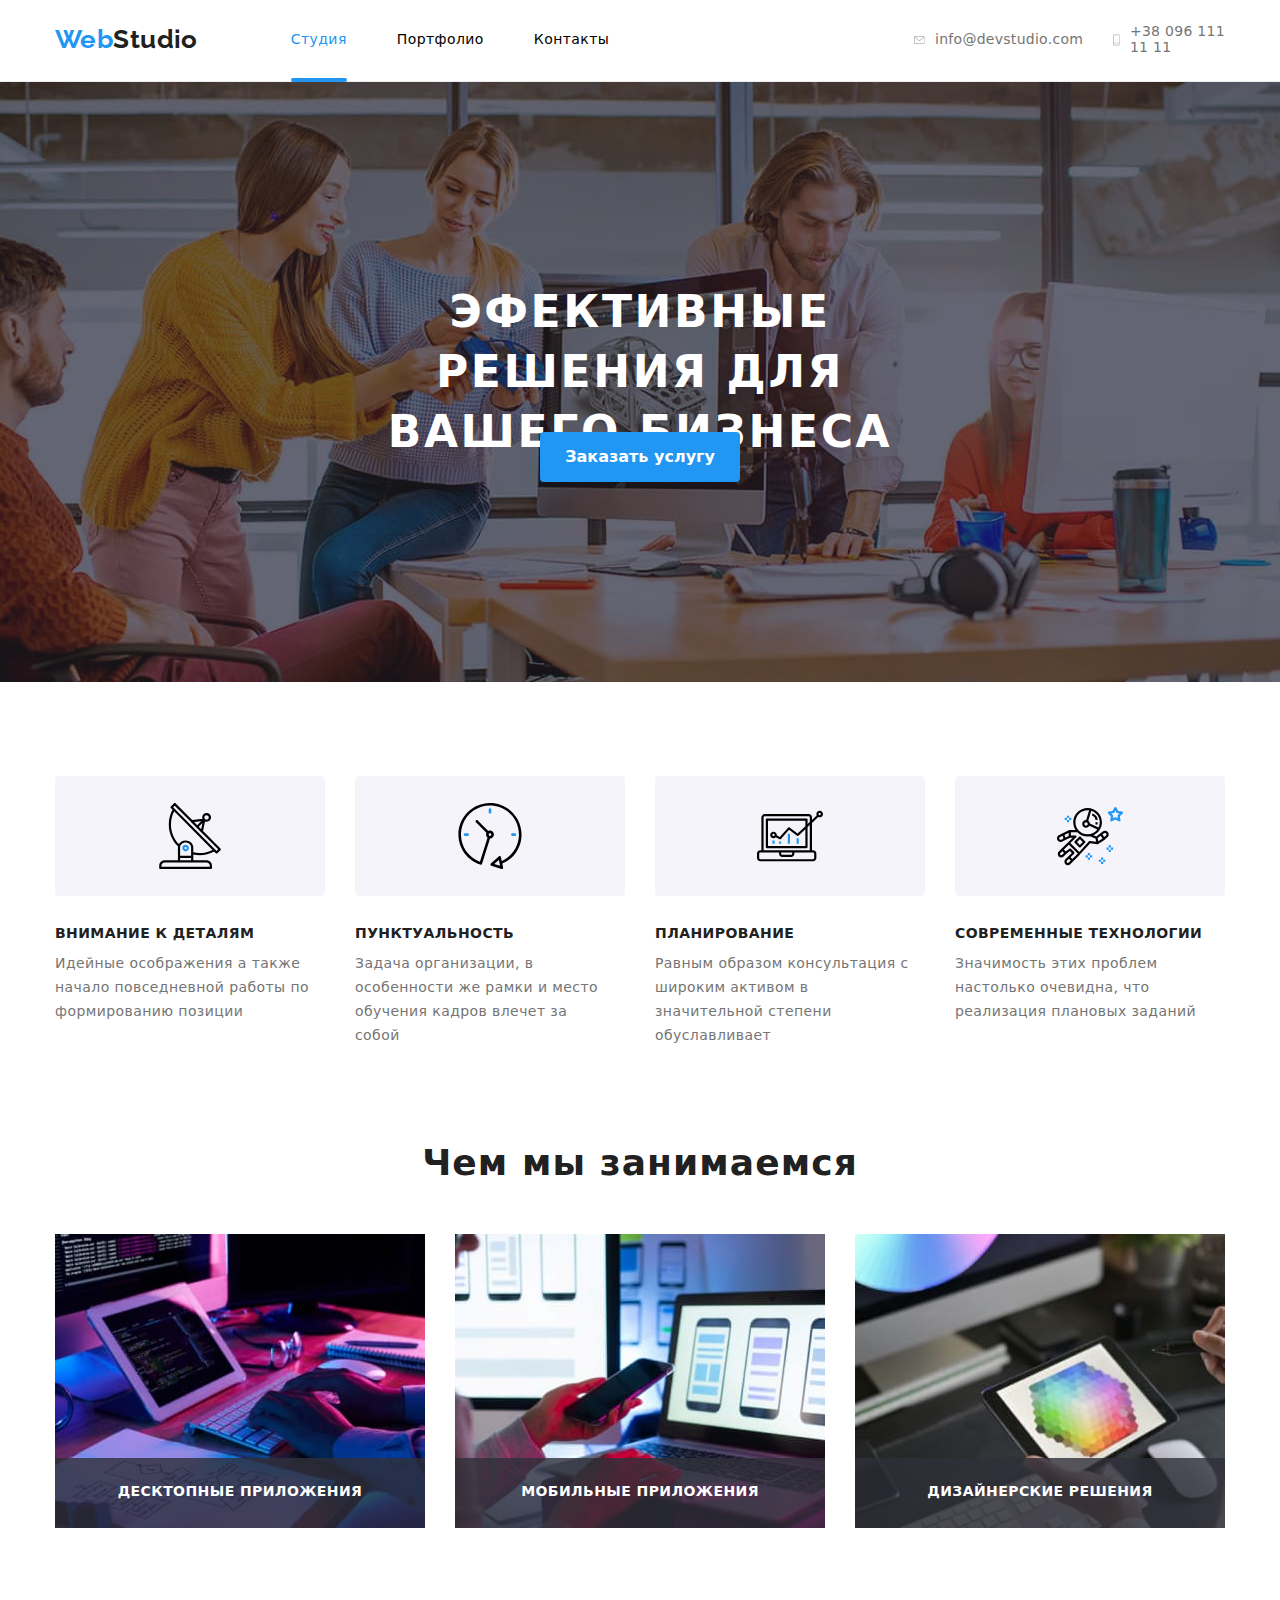
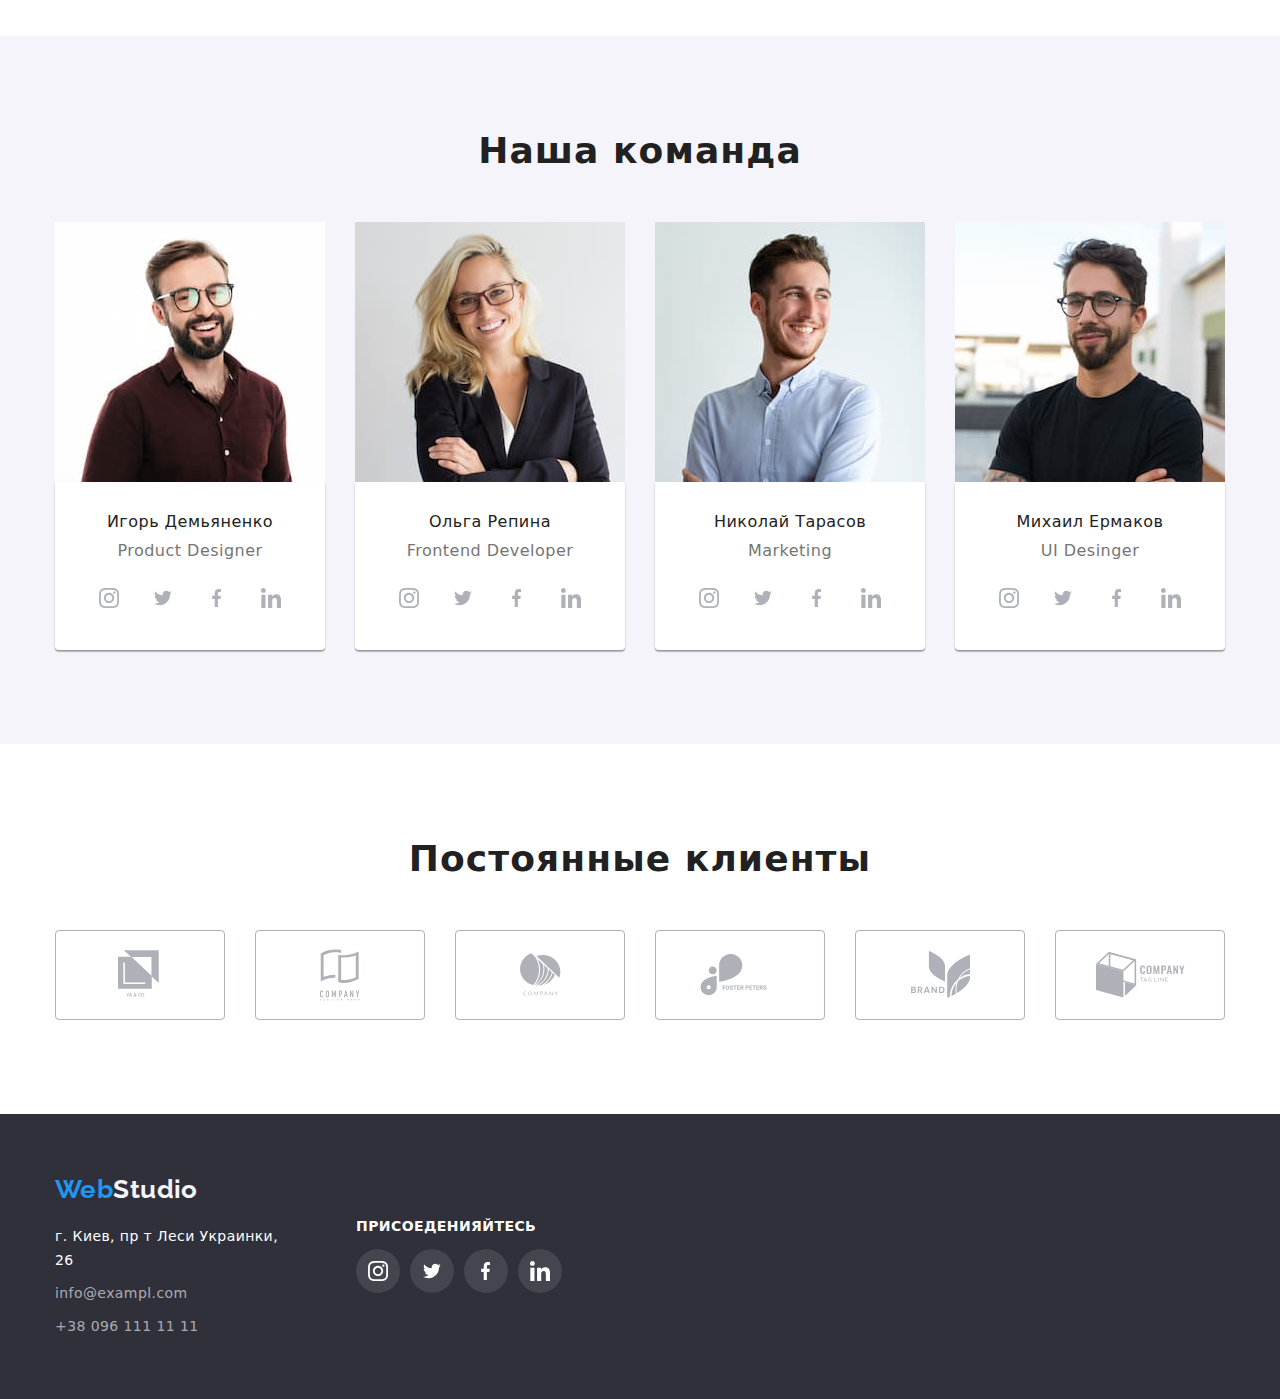
<file: index.html>
<!DOCTYPE html>
<html lang="ru">

<head id="head">
    <meta charset="UTF-8">
    <meta http-equiv="X-UA-Compatible" content="IE=edge">
    <meta name="viewport" content="width=device-width, initial-scale=1.0">
    <title>Document</title>
    <link href="./css/styles.css" rel="stylesheet">
    <link
        href="https://fonts.googleapis.com/css2?family=Raleway:wght@700&family=Roboto:wght@400;500;700;900&display=swap"
        rel="stylesheet">
        <link rel="stylesheet" href="https://cdnjs.cloudflare.com/ajax/libs/animate.css/4.1.1/animate.min.css" />
        <link rel="stylesheet" href="https://cdnjs.cloudflare.com/ajax/libs/modern-normalize/0.2.0/modern-normalize.min.css" />
</head>

<body>
    <header id="dd" class="header new-header">
        <div class="container">
        <nav class="site-nav-a">
            <a class="item-c site-nav link link-web link-black" href="#smd">Web<span>Studio</span></a>
               <ul class="mar site-nav">
                <li class="item  ">
                    <a class="ddd studia"
                        href=" "><span>Студия</span></a>
                </li>
                <li class="item">
                    <a class="hd  link link-blue " href="portfolio.html">Портфолио</a>
                </li>
                <li class="item">
                    <a class="hd link link-blue " href="">Контакты</a>
                </li> 
            </ul>
        
        </nav>
        <div class="conteiner-u">
         
                <svg class="link-icon-heder  " width="16" height="12">
                    <use href="./images/sprite.svg#icon-mail"></use>
            </svg>
            <a class="cm-header-first item-a link link-blue ul-link-blu kontakt" href="mailto:info@devstudio.com">info@devstudio.com</a>
            
     
            <svg class="link-icon-heder  " width="10" height="16">
                <use href="./images/sprite.svg#icon-mobilka"></use>
            </svg>
                      <a class=" item-b icon-b-header one-item link link-blue ul-link-blu kontakt" href="tel:+380961111111">
            +38 096 111 11 11
                </a>
        </div>
    
        </div>
    </header>
    <main>
         <section class="hero">
            <div class="hero-container">
            <h2 class="hero-name visually-hidden">Hero</h2>
              <div class="efect-hero-container"> 
                  <h1 class="hero-title ">Эфективные решения для вашего бизнеса</h1>
            </div> 
             <button class="button-hero" data-modal-open>Заказать услугу</button>
            </div>
        </section>
        <section class="os">
            <div class="spacial-container">
                    <h2 class=" os-title hero-name visually-hidden">Особенности</h2>
            <ul class="spacial-container-li li-nd">
                <li class="os-item">
                    <div class="container-os-antenna">
                        <svg class="icon-antenna" width="66" height="70">
                            <use href="./images/sprite.svg#icon-antenna"></use>
                        </svg>
                    </div>
                    <div class="os-item-container">
                     <h3 class="osob-h">Внимание к деталям</h3>
                    <p class="osob-p">Идейные осображения а также начало повседневной работы по формированию позиции</p>
                 </div>
                 <li class="os-item">
                        <div class="container-os-antenna">
                            <svg class="icon-antenna" width="66" height="70">
                                <use href="./images/sprite.svg#icon-clock-"></use>
                            </svg>
                        </div>
                    <div class="os-item-container">
                    <h3 class="osob-h">Пунктуальность</h3>
                    <p class="osob-p">Задача организации, в особенности же рамки и место обучения кадров влечет за собой
                    </p> 
                </div>
                </li >
                <li class="os-item">
                    <div class="container-os-antenna">
                        <svg class="icon-antenna" width="66" height="70">
                            <use href="./images/sprite.svg#icon-comp"></use>
                        </svg>
                    </div>
                    <div class="os-item-container">
                    <h3 class="osob-h">Планирование</h3>
                    <p class="osob-p">Равным образом консультация с широким активом в значительной степени обуславливает
                    </p>
                </div>
                </li>
                
                <li class="os-item">
                    <div class="container-os-antenna">
                        <svg class="icon-antenna" width="66" height="70">
                            <use href="./images/sprite.svg#icon-astronavt"></use>
                        </svg>
                    </div>
                    <div class="os-item-container">
                        <h3 class="osob-h">Современные технологии</h3>
                    <p class="p-end osob-p">Значимость этих проблем настолько очевидна, что реализация плановых заданий</p>
                </div>
                </li>
                </ul>
            </div>
            
        </section>
        <section class="we">
            <div class="container-we">
                <h2 class="section-title">Чем мы занимаемся</h2>
                    <ul class="we-ul li-nd">
                <li class="we-li">
                    <div class="we-li-conteiner">
                        <img class="we-img" src="./images/1.jpg" width="370" height="294" alt="1">
                        <div class="button-we button-we-fist"><p class="we-p">Десктопные приложения</p>
                        </div>
                    </div>
                </li>
                <li class="we-li">
                    <div class="we-li-conteiner">
                        <img  class="we-img" src="./images/2.jpg" width="370" height="294" alt="2">
                        <div class="button-we button-we-second">
                            <p class="we-p">Мобильные приложения</p> 
                        </div>
                    </div>
                </li>
                <li class="we-li">
                    <div class="we-li-conteiner">
                        <img  class="we-img" src="./images/3.jpg" width="370" height="294" alt="3">
                        <div class="button-we button-we-last"><p class="we-p">Дизайнерские решения</p> 
                        </div>
                    </div>
                </li>
                    </ul>
                </div>
        </section>
            
        <section class="nk">
                       <div class="container-nk">
                   <h2 class="section-title">Наша команда</h2>
                 <ul class="ul-nk li-nd">
                <li class="nk-li">
                    <img class="foto-nk" src="./images/21.jpg" alt="Игорь Демьяненко" width="270" height="260">
                        <div class="container-nk-content">
                            <h3 class="comanda-h">Игорь Демьяненко</h3>
                            <p class="comanda-p">Product Designer</p>
                            <div class="container-nk-icon">
                                <a class="nk-item-link-icon nk-item-link-icon-first" href="" target="_blank" rel="noopener noreferrer">
                                    <svg class="nk-icon" width="20" height="20">
                                        <use href="./images/sprite.svg#icon-foto"></use>
                                    </svg></a>
                                    <a class="nk-item-link-icon" href="" target="_blank" rel="noopener noreferrer">
                                        <svg class="nk-icon" width="20 " height="16">
                                            <use href="./images/sprite.svg#icon-twitter"></use>
                                        </svg></a>
                                    <a class="nk-item-link-icon" href="" target="_blank" rel="noopener noreferrer">
                                        <svg class="nk-icon" width="10" height="20">
                                            <use href="./images/sprite.svg#icon-facebook"></use>
                                        </svg></a>
                                        <a class="nk-item-link-icon" href="" target="_blank" rel="noopener noreferrer">
                                            <svg class="nk-icon" width="20" height="20">
                                                <use href="./images/sprite.svg#icon-instagram"></use>
                                            </svg></a>
                            </div>
                        </div>
                </li>
                <li class="nk-li">
                    <img class="foto-nk" src="./images/22.jpg" alt="Ольга Репина" width="270" height="260">
                        <div class="container-nk-content">
                            <h3 class="comanda-h">Ольга Репина</h3>
                            <p class="comanda-p"> Frontend Developer</p>
                            <div class="container-nk-icon">
                                <a class="nk-item-link-icon nk-item-link-icon-first" href="" target="_blank" rel="noopener noreferrer">
                                    <svg class="nk-icon" width="20" height="20">
                                        <use href="./images/sprite.svg#icon-foto"></use>
                                    </svg></a>
                                <a class="nk-item-link-icon" href="" target="_blank" rel="noopener noreferrer">
                                    <svg class="nk-icon" width="20 " height="16">
                                        <use href="./images/sprite.svg#icon-twitter"></use>
                                    </svg></a>
                                <a class="nk-item-link-icon" href="" target="_blank" rel="noopener noreferrer">
                                    <svg class="nk-icon" width="10" height="20">
                                        <use href="./images/sprite.svg#icon-facebook"></use>
                                    </svg></a>
                                <a class="nk-item-link-icon" href="" target="_blank" rel="noopener noreferrer">
                                    <svg class="nk-icon" width="20" height="20">
                                        <use href="./images/sprite.svg#icon-instagram"></use>
                                    </svg></a>
                            </div>
                        </div>
                </li>
                <li class="nk-li">
                    <img class="foto-nk" src="./images/23.jpg" alt="Николай Тарасов" width="270" height="260">
                        <div class="container-nk-content">
                            <h3 class="comanda-h">Николай Тарасов</h3>
                            <p class="comanda-p"> Marketing</p>
                            <div class="container-nk-icon">
                                <a class="nk-item-link-icon nk-item-link-icon-first" href="" target="_blank" rel="noopener noreferrer">
                                    <svg class="nk-icon" width="20" height="20">
                                        <use href="./images/sprite.svg#icon-foto"></use>
                                    </svg></a>
                                <a class="nk-item-link-icon" href="" target="_blank" rel="noopener noreferrer">
                                    <svg class="nk-icon" width="20 " height="16">
                                        <use href="./images/sprite.svg#icon-twitter"></use>
                                    </svg></a>
                                <a class="nk-item-link-icon" href="" target="_blank" rel="noopener noreferrer">
                                    <svg class="nk-icon" width="10" height="20">
                                        <use href="./images/sprite.svg#icon-facebook"></use>
                                    </svg></a>
                                <a class="nk-item-link-icon" href="" target="_blank" rel="noopener noreferrer">
                                    <svg class="nk-icon" width="20" height="20">
                                        <use href="./images/sprite.svg#icon-instagram"></use>
                                    </svg></a>
                            </div>
                        </div>
                </li>
                <li class="nk-li">
                    <img class="foto-nk" src="./images/24.jpg" alt="Михаил Ермаков" width="270" height="260">
                        <div class="container-nk-content">
                            <h3 class="comanda-h">Михаил Ермаков</h3>
                            <p class="comanda-p">UI Desinger</p>
                         <div class="container-nk-icon">
                            <a class="nk-item-link-icon nk-item-link-icon-first" href="" target="_blank" rel="noopener noreferrer">
                                <svg class="nk-icon" width="20" height="20">
                                    <use href="./images/sprite.svg#icon-foto"></use>
                                </svg></a>
                            <a class="nk-item-link-icon" href="" target="_blank" rel="noopener noreferrer">
                                <svg class="nk-icon" width="20 " height="16">
                                    <use href="./images/sprite.svg#icon-twitter"></use>
                                </svg></a>
                            <a class="nk-item-link-icon" href="" target="_blank" rel="noopener noreferrer">
                                <svg class="nk-icon" width="10" height="20">
                                    <use href="./images/sprite.svg#icon-facebook"></use>
                                </svg></a>
                            <a class="nk-item-link-icon" href="" target="_blank" rel="noopener noreferrer">
                                <svg class="nk-icon" width="20" height="20">
                                    <use href="./images/sprite.svg#icon-instagram"></use>
                                </svg></a>
                         </div>
                        </div>
                </li>
            </ul>
                 </div>
        </section>

<section class="section-post">
    <div class="container-post">
            <h2 class="section-title-post">Постоянные клиенты</h2>
            <ul class="ul-post li-nd">
                <li class="clients-item-li">
                    <a class="clients-item-link link-item-first" href="" target="_blank" rel="noopener noreferrer">
                        <svg class="post-icon" width="45" height="50">
                            <use href="./images/sprite.svg#icon-logo1"></use>
                        </svg></a>
                </li>

                <li class="clients-item-li">
                    <a class="clients-item-link" href="" target="_blank" rel="noopener noreferrer">
                        <svg class="post-icon" width="40" height="52">
                            <use href="./images/sprite.svg#icon-logo2"></use>
                        </svg></a>
                </li>

                <li class="clients-item-li">
                    <a class="clients-item-link" href="" target="_blank" rel="noopener noreferrer">
                        <svg class="post-icon" width="41" height="43">
                            <use href="./images/sprite.svg#icon-logo3"></use>
                        </svg></a>
                </li>

                <li class="clients-item-li">
                    <a class="clients-item-link" href="" target="_blank" rel="noopener noreferrer">
                        <svg class="post-icon" width="80" height="42">
                            <use href="./images/sprite.svg#icon-logo4"></use>
                        </svg></a>
                </li>

                <li class="clients-item-li">
                    <a class="clients-item-link" href="" target="_blank" rel="noopener noreferrer">
                        <svg class="post-icon" width="59" height="47">
                            <use href="./images/sprite.svg#icon-logo5"></use>
                        </svg></a>
                </li>

                <li class="clients-item-li">
                    <a class="clients-item-link" href="" target="_blank" rel="noopener noreferrer">
                        <svg class="post-icon" width="89" height="46">
                            <use href="./images/sprite.svg#icon-logo6"></use>
                        </svg></a>
                </li>
             </ul>
     
    </div>
</section>


    </main>
    <footer class="footer">
        <div class="container-footer-generete">
                <div class="container-fu">
             <a class="link link-web white" href="#header">Web<span>Studio</span></a>
                    <address class="footer-adress footer-link-contact">г. Киев, пр т Леси Украинки, 26</address>
                        <ul class="ul-footer li-nd">
                            <li>
                            <a class="item-fu-mel link-blue footer-link-contact" href="mailto:info@exampl.com">info@exampl.com</a>
                            </li>
                             <li>
                            <a class="item-fu-tel link link-blue footer-link-contact" href="tel:+380961111111">+38 096 111 11 11</a>
                        </li>
                     </ul>
                </div>
        
         <div class="container-fu-two">
            <p class="title-fu-two">Присоеденияйтесь</p>
           <ul class="ul-card-fu-two">
               
               <li class="card-fu-two-li">
                    <a class="card-fu-two card-fu-two-first " href="" target="_blank" rel="noopener noreferrer">
                    <svg class="nk-icon" width="20" height="20">
                        <use href="./images/sprite.svg#icon-foto"></use>
                    </svg></a>
               </li>
                <li class="card-fu-two-li">
                           <a class="card-fu-two " href="" target="_blank" rel="noopener noreferrer">
                    <svg class="nk-icon" width="20 " height="16">
                        <use href="./images/sprite.svg#icon-twitter"></use>
                    </svg></a>
                </li>
                <li class="card-fu-two-li">
                    <a class="card-fu-two " href="" target="_blank" rel="noopener noreferrer">
                    <svg class="nk-icon" width="10" height="20">
                        <use href="./images/sprite.svg#icon-facebook"></use>
                    </svg></a>
                </li>
                <li class="card-fu-two-li">
                    <a class="card-fu-two " href="" target="_blank" rel="noopener noreferrer">
                    <svg class="nk-icon" width="20" height="20">
                        <use href="./images/sprite.svg#icon-instagram"></use>
                    </svg></a>
                </li>
 
           </ul>
                
              
                
               
         </div>
         </div>
    </footer>

   
    <div class="backdrop is-hidden" data-modal>
       <div class="modal">
              <button class="close-bacdrop" data-modal-close>
                <svg class="close-svg" width=" " height=" ">
                    <use href="./images/close.svg#icon-close"></use>
                </svg>
              </button>
   
    </div>

</div>





<script src="./js/modal.js"></script>
</body>

</html>
</file>
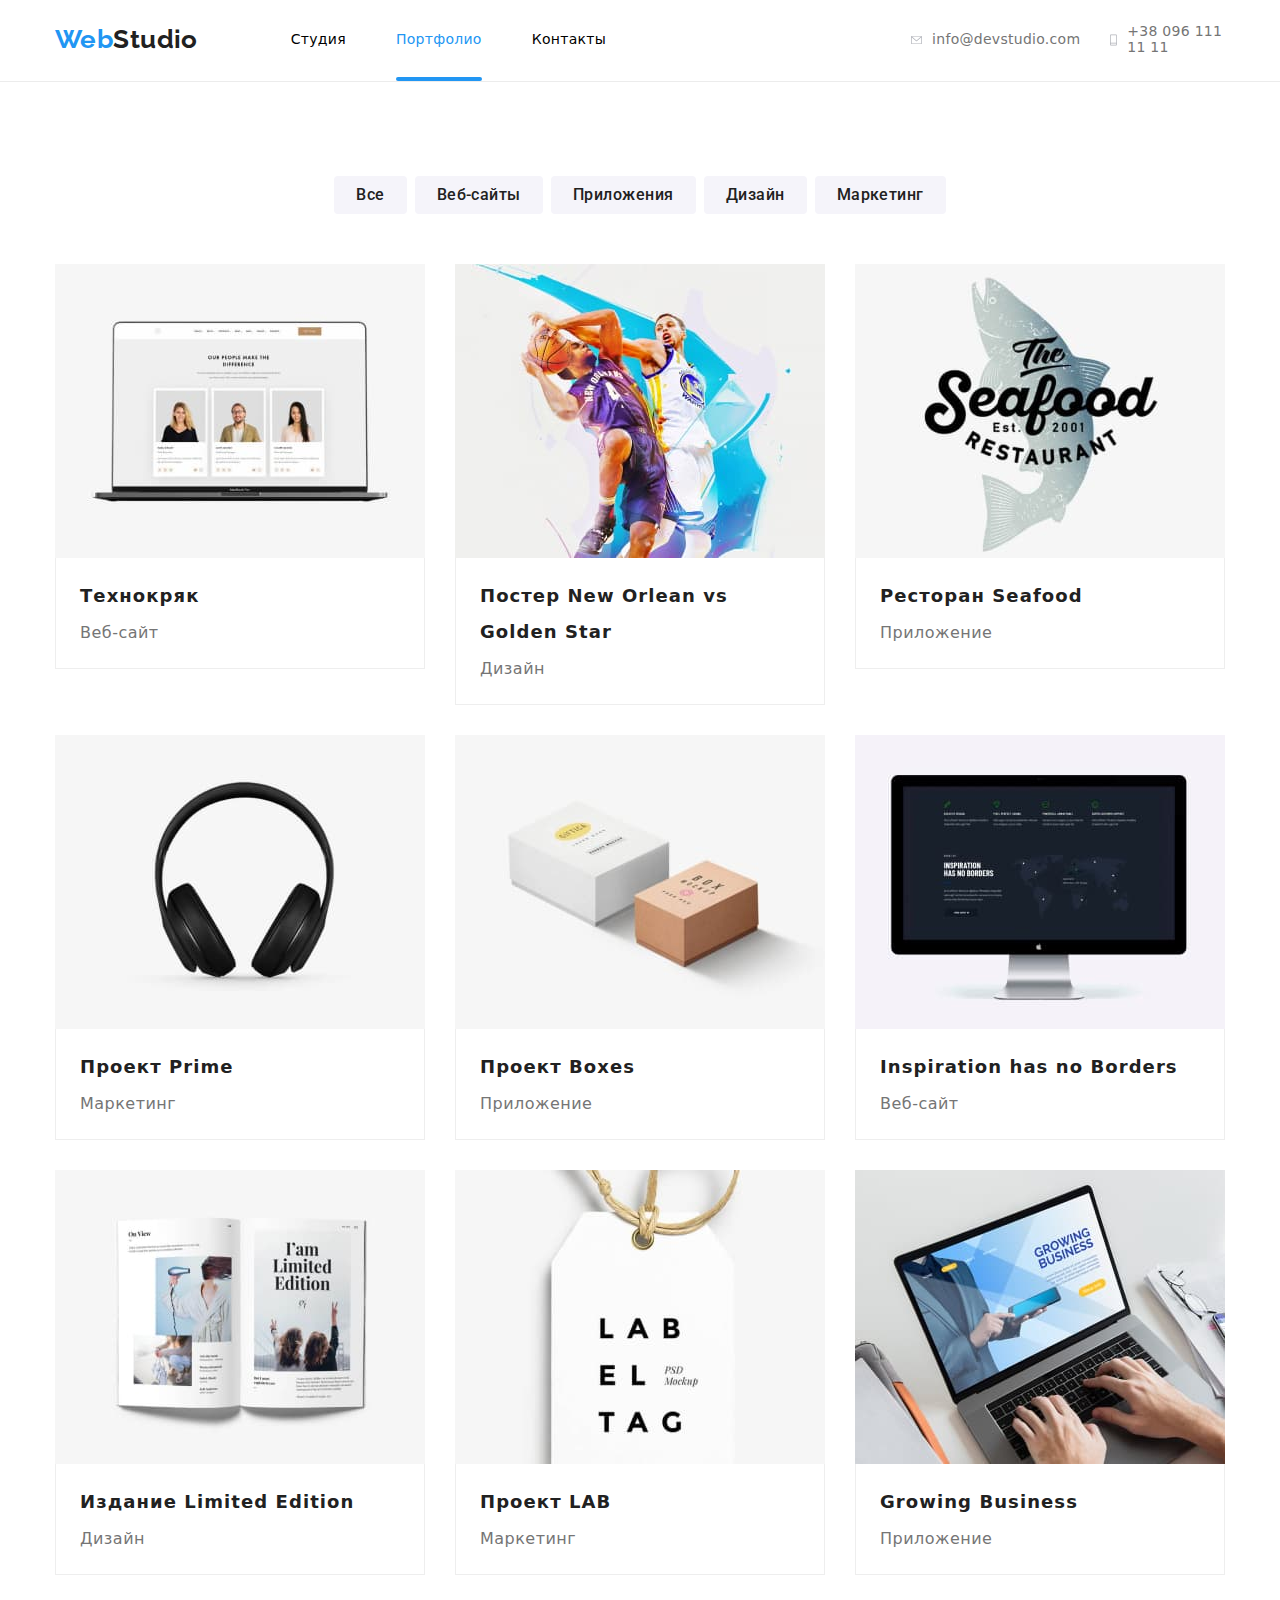
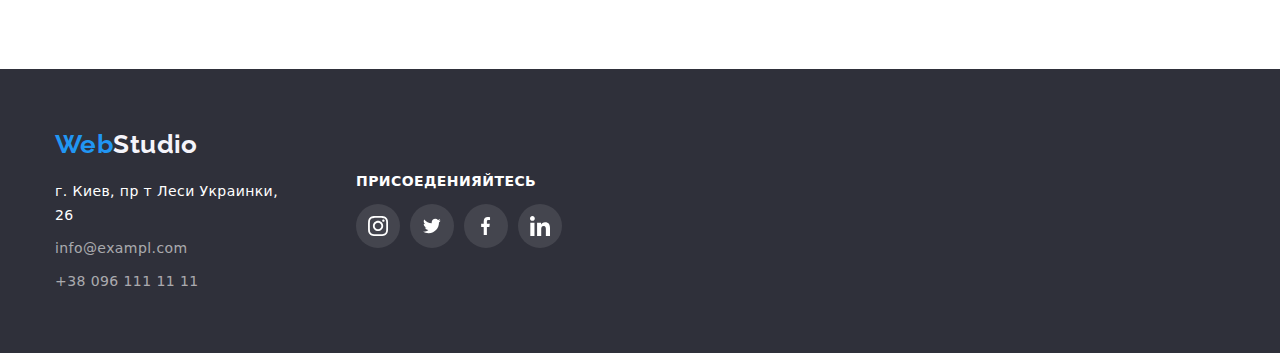
<file: portfolio.html>
<!DOCTYPE html>
<html lang="en">
<head>
    <meta charset="UTF-8">
    <meta http-equiv="X-UA-Compatible" content="IE=edge">
    <meta name="viewport" content="width=device-width, initial-scale=1.0">
    <title>portfolio</title>
    <link href="./css/styles.css" rel="stylesheet">
    <link href="https://fonts.googleapis.com/css2?family=Raleway:wght@700&family=Roboto:wght@400;500;700;900&display=swap"
        rel="stylesheet">
        <link rel="stylesheet" href="https://cdnjs.cloudflare.com/ajax/libs/modern-normalize/0.2.0/modern-normalize.min.css" />
</head>
<body>
    <header id="dd" class="header new-header">
        <div class="container"> 
        <nav  class="site-nav-a">
            <a class=" item-c site-nav link link-web link-black" href="#smd">Web<span>Studio</span></a>
            <ul class=" mar site-nav li-nd ul-link-blu">
                <li class="item">
                    <a class=" hd link link-blue   " href="index.html">Студия</a>
                </li>
                <li class="item">
                    <a class="     portfolio-line ddd" href=""><span>Портфолио</span></a>
                </li>
                <li class="item">
                    <a class="hd  link link-blue  " href="">Контакты</a>
                </li>
            </ul>
        </nav>
        <!-- hd  link-blue -->
        <div class="conteiner-u"> 
            <svg class="link-icon-heder" width="16" height="12">
                <use href="./images/sprite.svg#icon-mail"></use>
            </svg>
        <a class="cm-header-first item-a link link-blue ul-link-blu kontakt" href="mailto:info@devstudio.com">info@devstudio.com </a>
        <svg class="link-icon-heder" width="10" height="16">
            <use href="./images/sprite.svg#icon-mobilka"></use>
        </svg>
        <a class="item-b one-item link link-blue ul-link-blu kontakt" href="tel:+380961111111">+38 096 111 11 11</a>
        </div>
    </div>
    </header>
    <main class="main">
        <section class="hero-portfolio">
            <div class="container-potfolio-hero">
            <h1 class="portfolio-hero-name hero-name visually-hidden">Filter</h1>
                <ul class="ul-button li-nd">
                <li class="item-portfolio-filter">
                    <button class="filter-li pointer" type="button">Все</button>
                </li>
                <li class="item-portfolio-filter">
                    <button class="filter-li pointer" type="button">Веб-сайты</button>
                </li>
                <li class="item-portfolio-filter">
                    <button class="filter-li pointer" type="button">Приложения</button>
                </li>
                <li class="item-portfolio-filter">
                    <button class="filter-li pointer" type="button">Дизайн</button>
                </li>
                <li class="item-portfolio-filter">
                    <button class="filter-li pointer" type="button">Маркетинг</button>
                </li>
            </ul>
</div>
<div class="container-card">
            <ul class="li-nd project">
                <li class="project-li">
                    <a href=" " class="contain-card-link-a" >      
                        <div class="card-trumb"> 
                            <img class="foto-item-cart" src="./images/ноутбук.jpg" alt="ноут" width="370" height="294"/> 
                                <div class="kub">
                                    <p class="content-texnocrack">Технокряк это современная площадка распространения коронавируса. 
                                                 Компании используют эту платформу для цифрового
                                                 шпионажа и атак на защищённые сервера конкурентов</p>
                                                
                                </div>
                        </div>
                        <div class="container-project-li">  
                            <h3 class="item-project-h">Технокряк</h3>
                                <p class="item-project-p">Веб-сайт</p>
                        </div> 
                     </a>
                </li>

                <li class="project-li">
                    <a href="#smd" class="contain-card-link-a">
                        <div class="card-trumb">
                            <img  class="foto-item-cart" src="./images/баскетбол.jpg" alt="ресторан" width="370" height="294" />
                                <div class="kub">
                                    <p class="content-texnocrack">
                                                Технокряк это современная площадка распространения коронавируса.
                                                Компании используют эту платформу для цифрового
                                                шпионажа и атак на защищённые сервера конкурентов</p>
                                </div>
                        </div>
                    <div class="container-project-li">
                        <h3 class="item-project-h">Постер New Orlean vs Golden Star</h3>
                            <p class="item-project-p">Дизайн</p>
                   </div>
                   </a>
                </li>

                <li class="project-li">
                    <a href="#smd" class="contain-card-link-a">
                        <div class="card-trumb">
                           <img  class="foto-item-cart" src="./images/ресторан.jpg" alt="ресторан" width="370" height="294" />
                               <div class="kub">
                                  <p class="content-texnocrack">Технокряк это современная площадка распространения коронавируса.
                                                 Компании используют эту платформу для цифрового
                                                 шпионажа и атак на защищённые сервера конкурентов </p>
                                </div>
                        </div>
                    <div class="container-project-li"> 
                        <h3 class="item-project-h">Ресторан Seafood</h3>
                            <p class="item-project-p">Приложение</p>
                    </div>
                    </a>
                </li>

                <li class="project-li">
                    <a href="#smd" class="contain-card-link-a">
                        <div class="card-trumb">
                            <img  class="foto-item-cart" src="./images/наушники.jpg" alt="наушники" width="370" height="294" />
                                <div class="kub">
                                    <p class="content-texnocrack">Технокряк это современная площадка распространения коронавируса.
                                                Компании используют эту платформу для цифрового
                                                шпионажа и атак на защищённые сервера конкурентов</p>
                                </div>
                        </div>
                    <div class="container-project-li">  
                        <h3 class="item-project-h">Проект Prime</h3>
                           <p class="item-project-p">Маркетинг</p>
                    </div>
                    </a>
                </li>

                <li class="project-li">
                    <a href="#smd" class="contain-card-link-a">
                        <div class="card-trumb">
                            <img  class="foto-item-cart" src="./images/коробки.jpg" alt="коробки" width="370" height="294" /> 
                                <div class="kub">
                                    <p class="content-texnocrack">Технокряк это современная площадка распространения коронавируса.
                                                Компании используют эту платформу для цифрового
                                                шпионажа и атак на защищённые сервера конкурентов</p>
                                </div>
                       </div>
                    <div class="container-project-li">
                        <h3 class="item-project-h">Проект Boxes</h3>
                        <p class="item-project-p">Приложение</p>
                    </div>
                    </a>
                </li>

                <li class="project-li">
                    <a href="#smd" class="contain-card-link-a">
                        <div class="card-trumb">
                            <img  class="foto-item-cart" src="./images/монитор.jpg" alt="монитор" width="370" height="294" />
                                <div class="kub">
                                    <p class="content-texnocrack">Технокряк это современная площадка распространения коронавируса.
                                                Компании используют эту платформу для цифрового
                                                шпионажа и атак на защищённые сервера конкурентов</p>
                                </div>
                    </div>
                     <div class="container-project-li">
                        <h3 class="item-project-h">Inspiration has no Borders</h3>
                        <p class="item-project-p">Веб-сайт</p>
                    </div>
                    </a>
                </li>

                <li class="project-li"><div></div>
                    <a href="#smd" class="contain-card-link-a">
                        <div class="card-trumb">
                             <img  class="foto-item-cart" src="./images/книга.jpg" alt="книга" width="370" height="294" /> 
                                <div class="kub">
                                      <p class="content-texnocrack">Технокряк это современная площадка распространения коронавируса.
                                                 Компании используют эту платформу для цифрового
                                                 шпионажа и атак на защищённые сервера конкурентов</p>
                       
                                </div>
                        </div>
                     <div class="container-project-li">
                        <h3 class="item-project-h">Издание Limited Edition</h3>
                        <p class="item-project-p">Дизайн</p>
                     </div>
                    </a>
                </li>

                <li class="project-li">
                    <a href="#smd" class="contain-card-link-a">
                        <div class="card-trumb">
                            <img  class="foto-item-cart" src="./images/этикетка.jpg" alt="этикетка" width="370" height="294" /> 
                                <div class="kub">
                                  <p class="content-texnocrack">Технокряк это современная площадка распространения коронавируса.
                                             Компании используют эту платформу для цифрового
                                             шпионажа и атак на защищённые сервера конкурентов</p>
                                </div>
                        </div>
                    <div class="container-project-li">
                        <h3 class="item-project-h">Проект LAB</h3>
                        <p class="item-project-p">Маркетинг</p>
                    </div>
                    </a>
                </li>

                <li class="project-li">
                    <a href="#smd" class="contain-card-link-a">
                        <div class="card-trumb">
                            <img  class="foto-item-cart" src="./images/ноутбук1.jpg" alt="ноутбук1" width="370" height="294" />
                                <div class="kub">
                                    <p class="content-texnocrack">Технокряк это современная площадка распространения коронавируса.
                                            Компании используют эту платформу для цифрового
                                            шпионажа и атак на защищённые сервера конкурентов</p>
                                </div>
                        </div>
                    <div class="container-project-li">
                         <h3 class="item-project-h">Growing Business</h3>
                         <p class="item-project-p">Приложение</p>
                    </div> 
                   </a> 
                 </li>
             
            </ul>
            </div>
        </section>

    </main>
    <footer class="footer">
        <div class="container-footer-generete">
            <div class="container-fu">
                <a class="link link-web white" href="#header">Web<span>Studio</span></a>
                <address class="footer-adress footer-link-contact">г. Киев, пр т Леси Украинки, 26</address>
                <ul class="ul-footer li-nd">
                    <li>
                        <a class="item-fu-mel link-blue footer-link-contact"
                            href="mailto:info@exampl.com">info@exampl.com</a>
                    </li>
                    <li>
                        <a class="item-fu-tel link link-blue footer-link-contact" href="tel:+380961111111">+38 096 111 11
                            11</a>
                    </li>
                </ul>
            </div>
    
            <div class="container-fu-two">
                <p class="title-fu-two">Присоеденияйтесь</p>
                <ul class="ul-card-fu-two">
    
                    <li class="card-fu-two-li">
                        <a class="card-fu-two card-fu-two-first " href="" target="_blank" rel="noopener noreferrer">
                            <svg class="nk-icon" width="20" height="20">
                                <use href="./images/sprite.svg#icon-foto"></use>
                            </svg></a>
                    </li>
                    <li class="card-fu-two-li">
                        <a class="card-fu-two " href="" target="_blank" rel="noopener noreferrer">
                            <svg class="nk-icon" width="20 " height="16">
                                <use href="./images/sprite.svg#icon-twitter"></use>
                            </svg></a>
                    </li>
                    <li class="card-fu-two-li">
                        <a class="card-fu-two " href="" target="_blank" rel="noopener noreferrer">
                            <svg class="nk-icon" width="10" height="20">
                                <use href="./images/sprite.svg#icon-facebook"></use>
                            </svg></a>
                    </li>
                    <li class="card-fu-two-li">
                        <a class="card-fu-two " href="" target="_blank" rel="noopener noreferrer">
                            <svg class="nk-icon" width="20" height="20">
                                <use href="./images/sprite.svg#icon-instagram"></use>
                            </svg></a>
                    </li>
    
                </ul>
    
    
    
    
            </div>
        </div>
    </footer>
  
</body>
</html>
</file>
<file: css/styles.css>
body {
  background-color:var(--brand-color);
  font-family: 'Roboto', sans-serif;
  font-style:Regular;
  font-size: 14px; 
  line-height: 1.71;
  letter-spacing: 0.03em;
   }

 
:root {
  --brand-color:#E5E5E5;
  --header-color:#FFFFFF;
  --nk-color:#F5F4FA;
  --hero-footer:#2F303A;
  --blue-color:#2196F3;
  --h-color:#212121;
  --brand-letter:#757575;

  --link-font:'Raleway', sans-serif;
  --title-h:font-weight: 500;
 }


h1,
h2,
h3,
h4,
h5,
h6,
p {
  margin-top: 0;
}

.li-nd li, .auth-nav li,
.site-nav li
{ 
  list-style: none;
}



/* -------header----------- */


.header {

  padding-top: 24px;
  padding-bottom: 25px;
  background-color:var(--header-color);
  font-weight: 500;
  border-bottom:1px solid #ECECEC;
}


.container {
  padding-left: 15px;
  padding-right: 15px;
  width: 1200px;
  display:flex;
  justify-items: space-between;
  margin-right: auto;
  margin-left: auto;
}

.site-nav-a {
  display: flex;
  align-items: center;
}

.site-nav  {
  display: flex;
  align-items: center;
}

.cm-header-first {
  margin-right: 30px;
}

.item-p {
  display:flex;

}
.conteiner-u {
  display:flex;
 align-items: center;
 margin-left: 305px;
 
}

.link-icon-heder {
  margin-right: 10px;
}

.site-nav .item +.item {
  margin-left: 50px;
}

.item-c {
  margin-left: 0px;
  margin-right: 93px;
}

.mar {
  margin-top: 0;
  margin-bottom: 0;
  margin-left: 0px;
  padding-left: 0px;
}


/* -----ИКОНКИ----- */
.item-a {
  margin-left: 0px;
  margin-right: 30px;
}

.item-a::before {
  display: inline;
  content: "";
  width: 16px;
  height: 12px; 
 fill:#afb1b8;
}

.item-b {
  margin-left: 0px;
  margin-right: 0px;
}

 .icon-b-header::before {
  display: inline;
  content: "";
  width: 10px;
  height: 16px; 
 }

.link-icon-heder{
  fill:#afb1b8
}

.link-icon-heder:hover,
.link-icon-heder:focus {
  fill:var(--blue-color);
  cursor: pointer;
  transition:transform 250ms cubic-bezier(0.4, 0, 0.2, 1);
  transform: scale(1.2);
}

.hd:hover {
  transition:transform 250ms cubic-bezier(0.4, 0, 0.2, 1);
  transform: scale(1.2);
}

.link {
  text-decoration: none;
  color: inherit;
}
   
.ul-link-blu {
  line-height: 1.14;
  letter-spacing: 0.02em;
}
.kontakt {
   color:var(--brand-letter);
}


.link-blue {
  text-decoration: none;
 
}

.link-blue span {
  color:var(--blue-color);
}

.link-blue:hover,
.link-blue:focus {
  color:var(--blue-color);
    transition:transform 250ms cubic-bezier(0.4, 0, 0.2, 1);
  transform: scale(1.2);
}


.link-heder-a {
  padding: 0;
  margin: 0;
  list-style: none;
  display:block
}

/* -----ПОДЧЕРКИВАНИЕ НА ТЕКУЩЕЙ СТРАНИЦе СТУДИИ------ */
 

  .studia {
  position: relative;
 padding: 0px;
 display:block; 
 text-decoration: none;
  color:var(--blue-color);
}
 

.studia::after {
  display: block;
  content: "";
  position: absolute;
  width: 100%; 
  height: 4px ; 
  left:0%;
  bottom:-30px;
  background-color: #2196F3;
  border-radius: 2px;
   opacity:1;
  transition: translate 250ms cubic-bezier(0.4, 0, 0.2, 1); 
}

  .studia:hover::after {
    color:var(--blue-color);
 transition:transform 250ms cubic-bezier(0.4, 0, 0.2, 1);
  transform: scale(1.5);
}   


/* обий клас текушей страницы смещение */
.ddd:hover {
 transition:transform 250ms cubic-bezier(0.4, 0, 0.2, 1);
  transform: translatex(2px);
}



/* -----ПОЛОСА НА ТЕКУЩЕЙ СТРАНИЦУ ПОРТФОЛИО------  */
 



.hd,.portfolio-line {
position: relative;
 padding: 0px;
 display:block; 
 text-decoration: none;
}

.portfolio-line{color:var(--blue-color);}


.portfolio-line::after {
  display: block;
  content: "";
  position: absolute;
  width: 100%; 
  height: 4px ; 
  left:0%;
  bottom:-33px;
  background-color: #2196F3;;
  border-radius: 2px;
  opacity:1;
  transition: translate 250ms cubic-bezier(0.4, 0, 0.2, 1); 
}
 
  .portfolio-line:hover::after {
     color:var(--blue-color);
 transition:transform 250ms cubic-bezier(0.4, 0, 0.2, 1);
  transform: scale(1.5);
}     


 

/* -----ПОЛОСА НА ТЕКУЩЕЙ СТРАНИЦЕ КОНЕЦ------  */

 



/* Cекция герой */

.hero {
  padding-bottom:200px;
  padding-top: 200px;
  padding-left:1;
padding-right: 1;
  /* background-color:var(--hero-footer); */
 max-width: 1600px;
  background-image: linear-gradient(rgba(47, 48, 58, 0.4), rgba(47, 48, 58, 0.4)), url('../images/фон героя.jpg');
  /* background-image:linear-gradient(var(--hero-footer),rgba(47, 48, 58, 0.4)),url('../images/фон героя.jpg') ;  */
  background-size: cover;
 margin-left: auto;
 margin-right: auto;
  background-attachment: scroll;
  background-position:center;
  background-repeat: no-repeat;
}



.hero-container {
    padding-left: 15px;
  padding-right: 15px;
  display: block;
  align-items: center;
  width: 1200px;
 padding-bottom: 0px;
   margin-right: auto;
  margin-left: auto;
}

.hero-name {
  visibility:hidden;
  margin-bottom: 0px;
  padding-top: 0px;}


 .efect-hero-container  {
     padding-right:auto;
   padding-left: auto;
  display: block;
  min-width: 696px;
  height: 120px;
  margin-bottom:30px ;
  padding-right: 265px;
  padding-left: 265px;
}


.hero-title {
  font-weight: 900;
  font-size: 44px;
  margin-top: 0px;
  margin-bottom: 0px;
  line-height: 1.36;
  text-transform: uppercase;
  text-align: center;
  letter-spacing: 0.06em;
  color:var(--header-color);
}


.button-hero {
  display: block;
   height: 50px;
  border-radius: 4px;
  min-width: 200px;
  margin-left: auto;
  margin-right: auto;
  font-weight: 700;
  font-size: 16px;
  background-color:var(--blue-color);
  color:var(--header-color);
  /* box-shadow: 0px 4px 4px rgba(0, 0, 0, 0.15); */
  border: none;
  transition:transform 250ms cubic-bezier(0.4, 0, 0.2, 1);
  transform: scale(1);

}

.button-hero:hover,
.button-hero:focus {
  background-color:#2196F3;
border: none;
box-shadow: 0px 4px 4px rgba(0, 0, 0, 0.15);
 transition:transform 250ms cubic-bezier(0.4, 0, 0.2, 1);
  transform: scale(1.2);
}



/* секция ОСОБЕННОСТИ */

.os {
  background-color:var( --header-color) ;
 
   padding-top: 94px;
  padding-bottom:94px;
}


.spacial-container {
   padding-left: 15px;
  padding-right: 15px;
  display:block;
  width: 1200px;
   margin-right: auto;
  margin-left: auto;
}

.spacial-container-li {
  display: flex; 
  flex-wrap: wrap;
  padding-left: 0px;
  margin-bottom: 0px;
   margin-left: -30px;
  margin-top: -30px;
}


.os-item{

  margin-top: 30px;
  margin-left: 30px;
 flex-basis: calc((100% - 120px) / 4);
 }


 .os-item-container {
  width: 270px;
  width: 100%; 
  padding: 0;
  display: flex; 
  flex-direction: column;
 
 }

 

.os-title {
  display: flex;
  padding-top: 0px;
} 


 .osob-p {
    margin-right: 10px;
    margin-bottom: 0px;
    
}
 .p-end {
  margin-right: 0px;
}  

.os-item {
 display: flex;
 flex-direction:column;
  }

.osob-h {
  font-weight: 700;
  font-size: 14px;
  line-height: 1.14;
  text-transform: uppercase;
  color:var(--h-color);
  letter-spacing: 0.03em;
  margin-bottom: 10px;
}

.container-os-antenna {
  padding-top: 25px;
  padding-bottom: 25px;
  border-radius: 4px;
  background-color:var(--nk-color);
  background-position: center;
   width: 270px;
  width: 100%; 
  height: 120px;
  padding: 0;
  display: flex; 
  align-items: center;
  justify-content:center;
  margin-bottom: 30px;
}

.icon-antenna {
width: 66px;
height: 70px;
outline: crimson;
}




/* секция МЫ */

.we {  
  background-color:var(--header-color);
  padding-bottom: 94px;
}

.container-we {
   padding-left: 15px;
  padding-right: 15px;
  width: 1200px;
  display: block;
  padding-top: 0px;
  margin-right: auto;
  margin-left: auto;
 }

.section-title {
  padding-bottom: 50px;
  margin-bottom: 0px;
}


.we-ul{
  display: flex;
  flex-wrap: wrap;
  /* display: block; */
  padding-left: 0px;
  margin-left: -30px;
  margin-top: -30px;
 }

.we-img {
display:block;
max-width: 100%;
height: auto;  

}
 
 .we-ul li {
  margin-left: 30px;
  margin-top: 30px;
  flex-basis: calc((100% - 90px) / 3);
 } 


 

/* --------КНОПКИ НА СЕКЦИИ МЫ НАЧАЛО-------- */

 .we-li-conteiner {
 content: "";
 display: block;
 padding: 0;
 margin: 0;
 width: 370px;
 height: 294px;
 }


.we-li {
  position: relative;
}


.button-we {
  padding: auto;
  display:block;
  position: relative;
  position:absolute;
  content: "";
  left:0%;
  bottom:0%;
  width:370px;
  height: 70px;
  transform: translate(0%,0%);
  border: none;

}

.button-we {
font-family:700;
font-style: normal;
font-weight: bold;
font-size: 14px;
line-height:1.14px;
text-align: center;
letter-spacing: 0.03em;
text-transform: uppercase; 
color: #FFFFFF; 
background: rgba(47, 48, 58, 0.8);
}

.we-p {
  width: 100%;
  display: block;
  position:absolute;
  left:50%;
  bottom:50%;
  transform: translate(-50%,-50%);
  margin: 0;

  

}


/* СЕКЦИЯ НАША КОМАНДА */

.nk {
    
  background-color:var(--nk-color);
  padding-bottom:94px;
  padding-top: 94px;
}



.container-nk {
   padding-left: 15px;
  padding-right: 15px;
  width: 1200px;
  display: block;
  margin-right: auto;
  margin-left: auto;
}


.ul-nk {

  display: flex; 
  flex-wrap: wrap;
  padding-left: 0px;
  margin-bottom: 0px;
   margin-left: -30px;
  margin-top: -30px;

}

.ul-nk li {
   margin-top: 30px;
  margin-left: 30px;
   flex-basis: calc((100% - 120px) / 4);
  }

.foto-nk {

display: block;
max-width: 100%;
height: auto;  
 margin: 0px;
  padding: 0px;
 
}

.container-nk-content {
    display: flex;
    flex-direction: column;
    justify-content: center;
   padding-top: 30px;
 padding-bottom: 30px;
 width: 270px;
  box-shadow: 0px 1px 3px rgba(0, 0, 0, 0.12), 0px 1px 1px rgba(0, 0, 0, 0.14), 0px 2px 1px rgba(0, 0, 0, 0.2);
border-radius: 0px 0px 4px 4px;
 background-color:var( --header-color);
 }


.container-nk-icon {
justify-content:  center;
  margin: 0px;
  display: flex;
   width: 206px;
   width: 100%;
 
}


.nk-item-link-icon {
  width: 44px;
  height: 44px;
  margin-left: 10px;
 }

 .nk-item-link-icon-first {
margin-left: 0px;
 }


 .nk-item-link-icon {
  display: flex;
  justify-content: center;
  align-items: center;
   fill:#afb1b8;
 }


.nk-item-link-icon:hover,
.nk-item-link-icon:focus {
  fill:var(--header-color);
  background-color:var(--blue-color);
  
  border: 1px solid var(--blue-color);
  border-radius: 50%;
   transition:transform 250ms cubic-bezier(0.4, 0, 0.2, 1);
  transform: scale(1.2);
}

 

.comanda-h, .comanda-p  {
   margin-left: auto;
  margin-right: auto; 
  margin-bottom: 0px;
}




.comanda-h {
  font-weight: 500;
  font-size: 16px;
  line-height: 1.19;
  letter-spacing: 0.03em;
  color:var(--h-color);
  margin-bottom: 10px;
}



.section-title {
  font-weight: 700;
  font-size: 36px;
  line-height: 1.17;
  text-align: center;
  letter-spacing: 0.03em;
  color:var(--h-color);
}



.osob-p {
  font-weight:400;
  font-size: 14px;
  line-height: 1.71;
  letter-spacing: 0.03em;
  color:var(--brand-letter);
 }

  .comanda-p {
   font-weight:400;
   font-size: 16px;
   line-height: 1.19;
   letter-spacing: 0.03em;
   color:var(--brand-letter);
   margin-bottom: 16px;
 }




/* ----ПОСТОЯННЫЕ КЛИЕНТЫ-----*/


.section-post {
  background-color:var( --header-color) ;
 
   padding-top: 94px;
  padding-bottom:94px;
}


.container-post {
  flex-direction: column;
justify-content: center ;
 
  padding-left: 15px;
  padding-right: 15px;
  display:block;
  width: 1200px;
  margin-right: auto;
  margin-left: auto;
}



.section-title-post {
  text-align: center;
    margin-bottom: 50px;
 font-weight: 700; 
  line-height: 1.16;
font-style: normal;
 font-size: 36px;
letter-spacing: 0.03em;
color: #212121;


}


.ul-post {
  display: flex;
  margin: 0;
  padding: 0;
}


.clients-item-link{
  background-color:#FFFFFF;
  background-position: center;
  display: flex;
  justify-content: center;
  align-items: center;
  width: 170px;
  height: 90px;
  border: 1px solid #AFB1B8;
  border-radius: 4px;
  fill:#afb1b8;
  margin-left: 30px;

}
.link-item-first{
 margin-left:  0px;
}

.post-icon {
 background-color:var( --header-color) ;
}


.clients-item-link:hover,
.clients-item-link:focus {
  fill:var(--blue-color);
  border: 1px solid var(--blue-color);
   transition:transform 250ms cubic-bezier(0.4, 0, 0.2, 1);
  transform: scale(1.2);
}

 


/* СЕКЦИЯ ПОДВАЛ */

/* ------ИКОНКИ ФУТЕРА-------- */

.container-footer-generete{ 
  display: flex;
flex-direction: row ;
justify-content: flex-start;
align-items:center;
   padding-left: 15px;
  padding-right: 15px;
   width: 1200px;
   margin-right: auto;
  margin-left: auto;
 
}


.container-fu {
  display: block;
  width: 231px;
  /* height: 81px;; */
}


.container-fu-two {  
  margin-left: 70px;
  display:flex;
  width: 206px;
  /* height: 80px; */
  flex-direction:column;
  justify-content: flex-start;
  /* align-items: center; */
   fill:var(--header-color);
   justify-content:  center;
}
 

 
.card-fu-two{
 display: flex;
  justify-content: center;
  align-items: center;
  width: 44px;
  height: 44px;
  margin-left: 10px;
   border: none;
   border-radius: 50%;
  background-color: rgba(255, 255, 255, 0.1);

 }

 .card-fu-two-first {
margin-left: 0px;
 }


.card-fu-two:hover,
.card-fu-two:focus {
  fill:var(--header-color);
  background-color:var(--blue-color);
  
  border: 1px solid var(--blue-color);
  border-radius: 50%;
   transition:transform 250ms cubic-bezier(0.4, 0, 0.2, 1);
  transform: scale(1.2);
}

 
.ul-card-fu-two {
  display: flex;
  list-style: none;
   
  margin: 0;
  padding: 0;
}
 


.title-fu-two {
  display: block;
  font-weight:700;
  font-size: 14px;
  line-height: 1.14;
  letter-spacing: 0.03em;
  text-transform: uppercase;
  color:var(--header-color); 
}


.footer {
  
  background-color: var(--hero-footer);
  padding-bottom: 60px;
  padding-top: 60px;
}


.ul-footer {
  padding-left: 0px;
  margin-top: 0px;
  margin-bottom: 0px;
}

.container-fu a {
  display: block;
 
}
.white {
  margin-bottom: 20px;
}

.item-fu-mel {
  margin-bottom: 9px;
}

.footer-link-contact {
  font-weight: 400;
  font-size: 14px;
  line-height: 1.71;
  letter-spacing: 0.03em;
  color: rgba(255, 255, 255, 0.6);
}
  
.footer-adress {
  display: block;
  margin-bottom: 9px;
    font-style: normal;
  font-weight: 400;
  font-size: 14px;
  line-height: 1.71;
  letter-spacing: 0.03em;
  color:var(--header-color);
}

.link-web {
  font-family:var(--link-font);
  font-weight: 700;
  font-size: 26px;
  line-height: 1.2;
  color:var(--blue-color);
}

.link-black span {
  color: #212121;
}

.white span{
  color:#F5F4FA;
}


/* СЕКЦИЯ ПОРТФОЛИО ГЕРОЙ */



.hero-portfolio {
   background-color:var(--header-color);
  padding-top: 94px;
  padding-bottom: 94px;
}

.container-potfolio-hero {
   padding-left:15px;
  padding-right: 15px;
  display: flex;
  width: 1200px;
  display: block;
    padding-bottom:0px;
  /* padding-top: 44px; */
  margin-right: auto;
  margin-left: auto;
}
/* -----ЗАГОЛОВОК ПОРТФОЛИО------ */
.portfolio-hero-name {
  padding: 0px;
  margin: 0px;
}

.visually-hidden {  position: absolute !important;  
  clip: rect(1px 1px 1px 1px); 
   clip: rect(1px, 1px, 1px, 1px);  padding: 0 !important; 
  border: 0 !important;  height: 1px !important;  
   width: 1px !important;  overflow: hidden;}

   /* ------------------------------------ */

.ul-button {
  display: flex;
  margin: 0;
  padding-left: 0;
  justify-content:center;
  align-items:center;
}

.ul-button li {
  display: flex;
  
}

.filter-li {
  display: flex;
border-radius: 4px;
padding: 6px 22px;
  border: 0px;
   background:var(--nk-color);
}

.item-portfolio-filter {
  display: flex;
  margin-left: 8px;
}

.item-portfolio-filter:first-child {
  margin-left: 0px;
}


.filter-li:hover,
.filter-li:focus {
text-decoration: underline;
text-decoration-color:#2196F3;
background-color: #2196F3;
box-shadow: 0px 3px 1px rgba(0, 0, 0, 0.1), 0px 1px 2px rgba(0, 0, 0, 0.08), 0px 2px 2px rgba(0, 0, 0, 0.12);
border-radius: 4px;
color:var(--header-color);
 transition:transform 250ms cubic-bezier(0.4, 0, 0.2, 1);
  transform: scale(1.1);
}


.filter-li {
  font-family: 'Roboto', sans-serif;
  font-weight: 500;
  font-size: 16px;
  line-height: 1.62;
  letter-spacing: 0.03em;
  background-color:var(--nk-color);
  color:var(--h-color);
  }

.pointer {
  cursor: pointer;
}



/* раздел  карточки */



.container-card {
   padding-left:15px;
  padding-right: 15px;
   width: 1200px;
  display: block;
  padding-bottom:0px;
  padding-top: 50px;
  margin-right: auto;
  margin-left: auto;

}
.contain-card-link-a {
  display: flex;
  flex-wrap: wrap;
  text-decoration: none;
  margin: 0;
  padding: 0;

}

.project {
  display: flex; 
  flex-wrap: wrap;
  padding-left: 0px;
  margin-bottom: 0px;
   margin-left: -30px;
  margin-top: -30px;
}

.project-li {

  margin-top: 30px;
  margin-left: 30px;
 flex-basis: calc((100% - 90px) / 3);
 }



.foto-item-cart {
  display: block;
  max-width: 100%;
height: auto;  
 margin: 0px;
  padding: 0px;
}



.container-project-li {
  display: block;
 background-color: var(--header-color);
  padding-top: 20px;
  padding-bottom: 20px;
padding-left: 24px;
padding-right: 24px;
 border-bottom: 1px solid #EEEEEE;
  border-left: 1px solid #EEEEEE; 
  border-right: 1px solid #EEEEEE; 
  width: 370px;
 
}

.item-project-h {
margin-bottom: 4px;
   font-weight: 700;
  font-size: 18px;
  line-height: 2;
  letter-spacing: 0.06em;
  color:var(--h-color); 
}

.item-project-p {
  margin-bottom: 0px;
   font-weight: 400;
  font-size: 16px;
  line-height: 1.87;
  letter-spacing: 0.03em;
  color:var(--brand-letter);

}

.project-li a {
  margin: 0px;
  padding: 0px;
}

.contain-card-link-a:hover,
.contain-card-link-a:focus {
 outline: none;
cursor: pointer;
color:var(--header-color);
box-shadow: 0px 1px 1px rgba(0, 0, 0, 0.12), 0px 4px 4px rgba(0, 0, 0, 0.06), 1px 4px 6px rgba(0, 0, 0, 0.16);
 transition:transform 250ms cubic-bezier(0.4, 0, 0.2, 1);
  transform: scale(1.1);
}.




/* ------ТЕХНОКРЯК--------НАЧАЛО */

 .project-li {
  position: relative;
}

  .card-trumb {
   position: relative;
   overflow: hidden;
 } 
  
 
  .kub {
  position: absolute;
  content:"";
  left:0%;
  bottom:0%;
  width: 370px;
  height: 294px;
  background-color:rgba(33, 150, 243, 0.9);
  transform: translate(0%,0%);
  /* opacity: 0; */
  transition: 250ms cubic-bezier(0.4, 0, 0.2, 1);
  transform: translatey(100%);  
 
 }  

.content-texnocrack {
font-weight:400;
font-size: 18px;
line-height: 1.56;
letter-spacing: 0.03em;
color: #FFFFFF;
/* text-align: center; */
margin:0;
padding: 63px 24px;
}

.project-li:hover .kub {
  transition:transform 250ms cubic-bezier(0.4, 0, 0.2, 1);
  /* transform: scale(1.2); */
  transform: translatex(0%);
}  

/* -------ТЕХГОКРЯК КОНЕЦ------- */




/*---------- МОДАЛКА НАЧАЛО------- */


.backdrop {
  position: fixed;
  top:0;
  left: 0;
bottom: 0;
right: 0;
  background-color: rgba(0, 0, 0, 0.2); 
opacity: 1;
transition: opacity 1s cubic-bezier(0.4, 0, 0.2, 1)

}

.modal  { 
position: absolute;
top: 50%;
left: 50%;
transform: translate(-50%,-50%);
height: 581px;
width: 528px;
background-color:#FFFFFF; 
box-shadow: 0px 1px 3px rgba(0, 0, 0, 0.12), 0px 1px 1px rgba(0, 0, 0, 0.14), 0px 2px 1px rgba(0, 0, 0, 0.2);
border-radius: 4px;
  
opacity: 1;
transition: opacity 1s cubic-bezier(0.4, 0, 0.2, 1)
}
 

.backdrop.is-hidden {
 opacity:0;
pointer-events: none;
 
 
}

/* ------КНОПКА ЗАКРЫТЬ----- */


.close-bacdrop {
  position: absolute;
  right: 8px;
  top: 8px;
  width: 30px;
  height: 30px;
  border-radius:50% ;
  background-color: #FFFFFF;
  border: 1px solid rgba(0, 0, 0, 0.1); 
 
}

 

 .close-svg {
   display: inline;
  content: "";
  /* width: 100%;
  height: 100%; */
  background-color: #FFFFFF;
  border-radius:50% ;
 }

 
   
/* .page-title {
  font-weight: 900;
  font-size: 44px;
  line-height: 1.36;
  /* align:center; */
  letter-spacing: 0.06em;
  color:var(--header-color);} */
</file>
